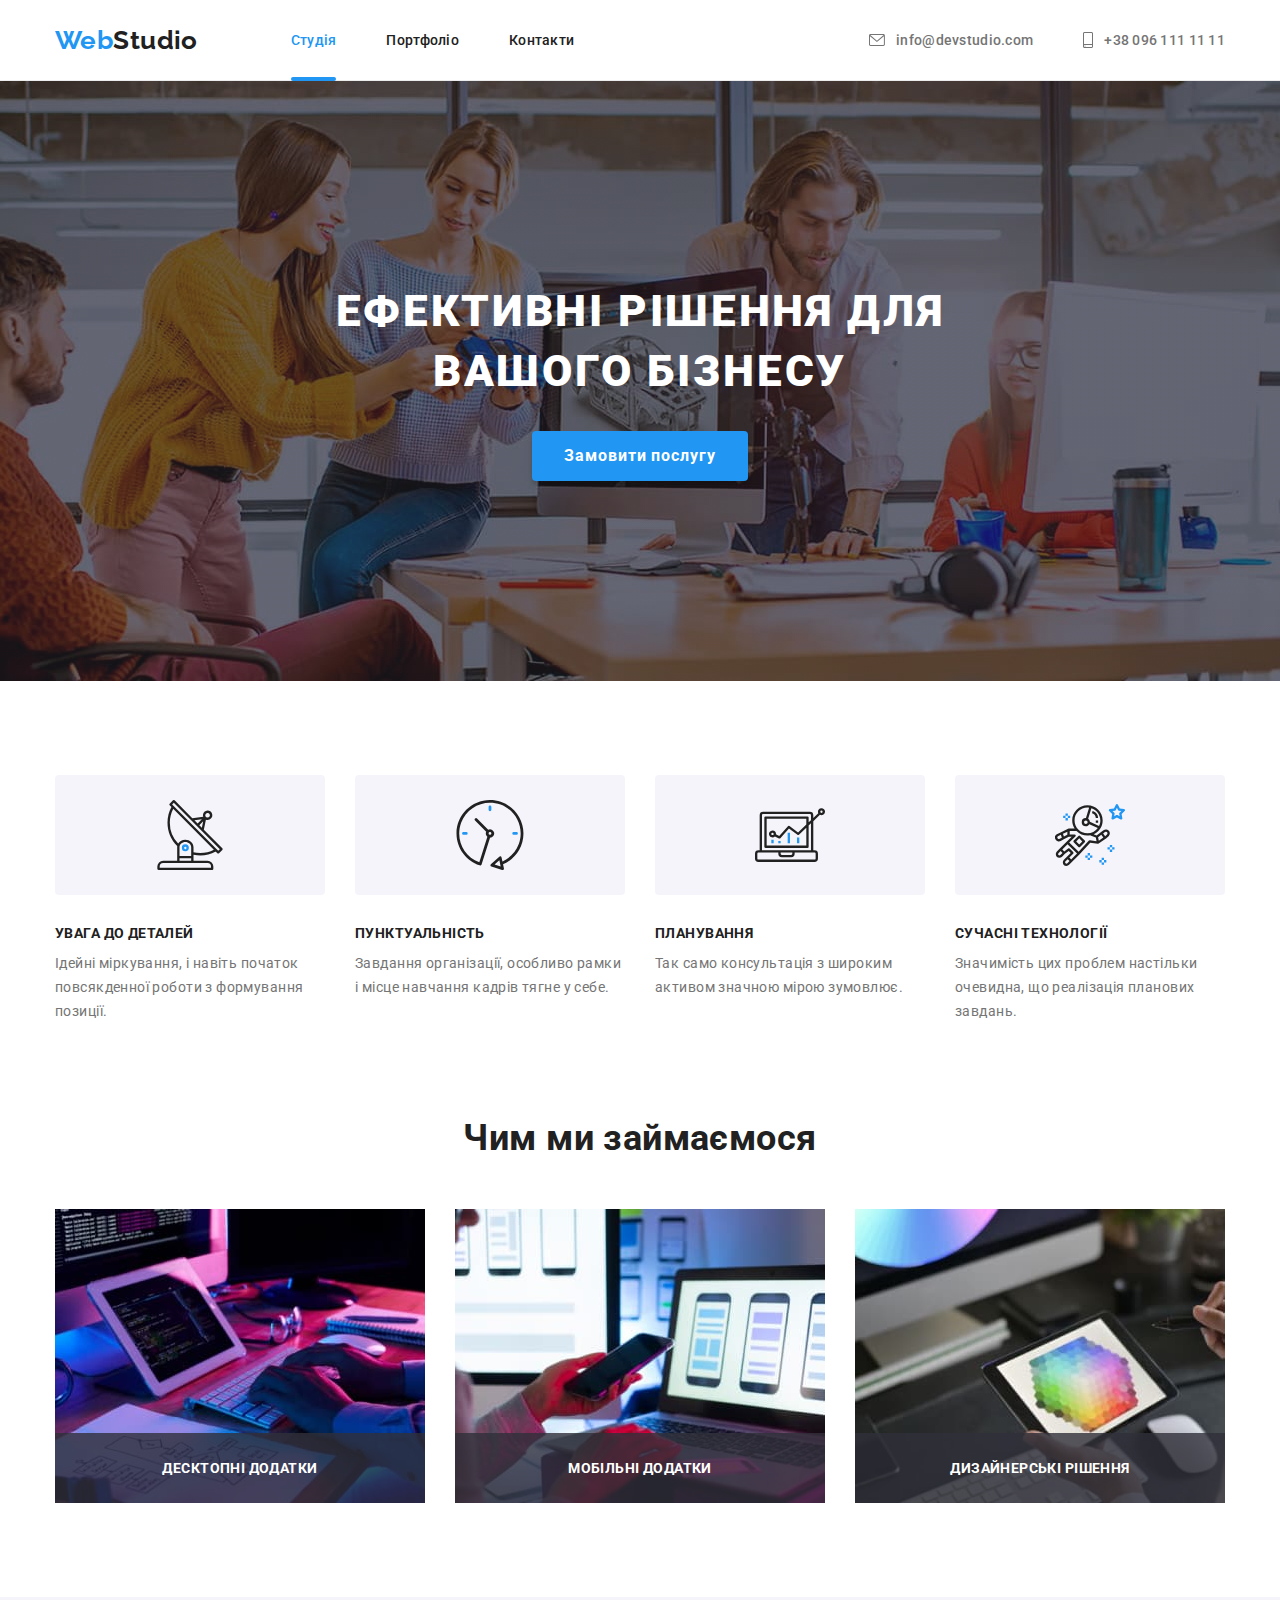
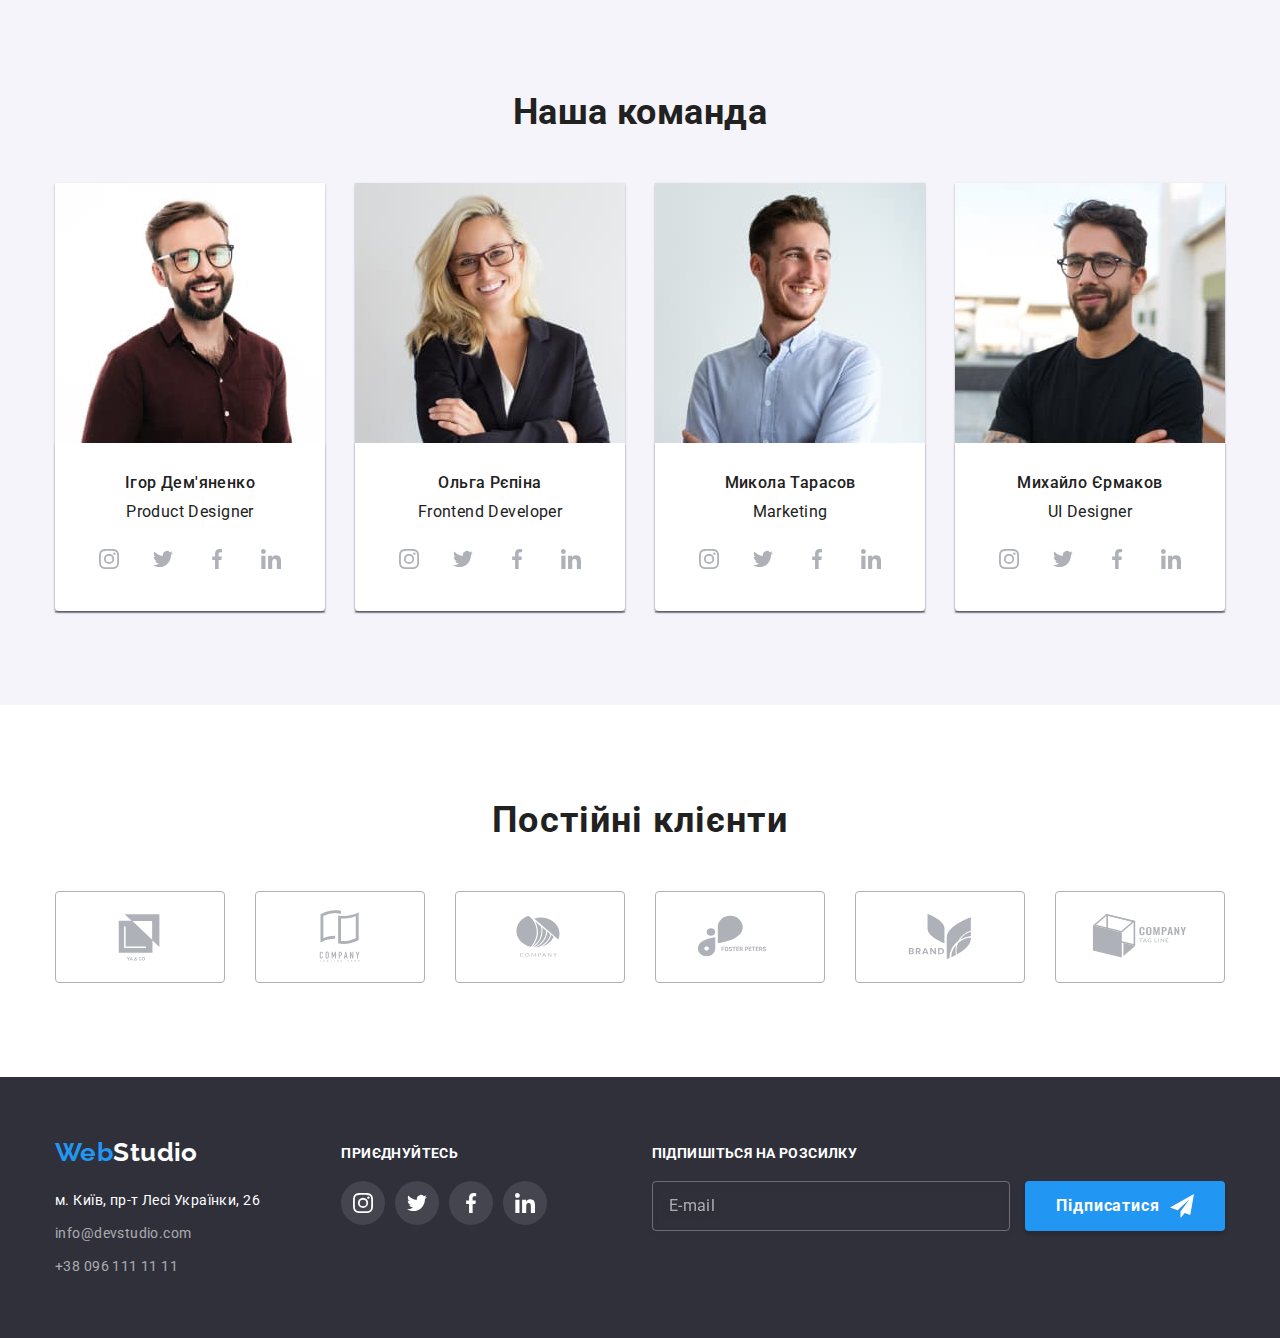
<file: index.html>
<!DOCTYPE html>
<html lang="uk">
  <head>
    <meta charset="UTF-8" />
    <meta http-equiv="X-UA-Compatible" content="IE=edge" />
    <meta name="viewport" content="width=device-width, initial-scale=1.0" />
    <title>Студія</title>
    <link rel="preconnect" href="https://fonts.googleapis.com" />
    <link rel="preconnect" href="https://fonts.gstatic.com" crossorigin />
    <link
      href="https://fonts.googleapis.com/css2?family=Raleway:wght@700&family=Roboto:wght@400;500;700;900&display=swap"
      rel="stylesheet"
    />
    <link
      rel="stylesheet"
      href="https://cdnjs.cloudflare.com/ajax/libs/modern-normalize/1.1.0/modern-normalize.css"
    />
    <link rel="stylesheet" href="./css/styles.css" />
  </head>
  <body>
    <!-- Шапка сайту -->
    <header class="site-header">
      <div class="container">
        <nav class="site-nav">
          <a class="site-nav-logo" href="./index.html"
            ><span class="logo-first">Web</span
            ><span class="logo-second">Studio</span></a
          >
          <ul class="site-nav-list list">
            <li class="item">
              <a class="site-nav-link curent" href="./index.html">Студія</a>
            </li>
            <li class="item">
              <a class="site-nav-link" href="./portfolio.html">Портфоліо</a>
            </li>
            <li class="item"><a class="site-nav-link" href="">Контакти</a></li>
          </ul>
          <ul class="contact list">
            <li class="item">
              <a class="contact-link" href="mailto:info@devstudio.com"
                ><svg class="contact-icon" width="16" height="12">
                  <use href="./images/icons.svg#icon-envelope"></use>
                </svg>
                <span>info@devstudio.com</span></a
              >
            </li>
            <li class="item">
              <a class="contact-link" href="tel:+380961111111"
                ><svg class="contact-icon" width="10" height="16">
                  <use href="./images/icons.svg#icon-smartphone"></use></svg
                ><span>+38 096 111 11 11</span></a
              >
            </li>
          </ul>
        </nav>
      </div>
    </header>
    <!-- Основний контент -->
    <main>
      <!-- Секція герой -->
      <section class="section-hero">
        <div class="container">
          <h1 class="hero-text">Ефективні рішення для вашого бізнесу</h1>
          <button class="hero-button button" type="button" data-modal-open>
            Замовити послугу
          </button>
        </div>
      </section>
      <!-- Секція наші переваги -->
      <section class="section-benefits">
        <div class="container">
          <h2 class="benefits-title visually-hidden">Наші переваги</h2>
          <ul class="benefits-list list">
            <li>
              <div class="benefits-logo">
                <svg class="benefits-icon" width="70" height="70">
                  <use href="./images/icons.svg#icon-antenna"></use>
                </svg>
              </div>
              <h3 class="benefits-title">Увага до деталей</h3>
              <p class="benefits-text">
                Ідейні міркування, і навіть початок повсякденної роботи з
                формування позиції.
              </p>
            </li>
            <li>
              <div class="benefits-logo">
                <svg class="benefits-icon" width="70" height="70">
                  <use href="./images/icons.svg#icon-clock"></use>
                </svg>
              </div>
              <h3 class="benefits-title">Пунктуальність</h3>
              <p class="benefits-text">
                Завдання організації, особливо рамки і місце навчання кадрів
                тягне у себе.
              </p>
            </li>
            <li>
              <div class="benefits-logo">
                <svg class="benefits-icon" width="70" height="70">
                  <use href="./images/icons.svg#icon-diagram"></use>
                </svg>
              </div>
              <h3 class="benefits-title">Планування</h3>
              <p class="benefits-text">
                Так само консультація з широким активом значною мірою зумовлює.
              </p>
            </li>
            <li>
              <div class="benefits-logo">
                <svg class="benefits-icon" width="70" height="70">
                  <use href="./images/icons.svg#icon-astronaut"></use>
                </svg>
              </div>
              <h3 class="benefits-title">Сучасні технології</h3>
              <p class="benefits-text">
                Значимість цих проблем настільки очевидна, що реалізація
                планових завдань.
              </p>
            </li>
          </ul>
        </div>
      </section>
      <!-- Секція чим ми займаємося -->
      <section class="about-work">
        <div class="container">
          <h2 class="about-work-title">Чим ми займаємося</h2>
          <div class="about-work-galery">
            <div class="about-work-tile">
              <img
                class="image"
                src="./images/img1.jpg"
                alt="робота за компютером"
                width="370"
              />
              <div class="about-work-tile-text">
                <span class="about-work-text">Десктопні додатки</span>
              </div>
            </div>
            <div class="about-work-tile">
              <img
                class="image"
                src="./images/img2.jpg"
                alt="робота за телефоном"
                width="370"
              />
              <div class="about-work-tile-text">
                <span class="about-work-text">Мобільні додатки</span>
              </div>
            </div>
            <div class="about-work-tile">
              <img
                class="image"
                src="./images/img3.jpg"
                alt="робота за планшетом"
                width="370"
              />
              <div class="about-work-tile-text">
                <span class="about-work-text">Дизайнерські рішення</span>
              </div>
            </div>
          </div>
        </div>
      </section>
      <!-- Секція наша команда -->
      <section class="our-team">
        <div class="container">
          <h2 class="team-title">Наша команда</h2>
          <ul class="team-list list">
            <li class="item">
              <img
                src="./images/ihor_demianenko.jpg"
                alt="хлопець в окулярах"
                width="270"
              />
              <div class="item-element">
                <h3 class="team-subtitle">Ігор Дем'яненко</h3>
                <p class="team-text">Product Designer</p>
                <div class="team-social-links">
                  <div class="team-social-links-logo">
                    <a class="social-link" href="#"
                      ><svg class="social-icon" width="20" height="20">
                        <use
                          href="./images/icons.svg#icon-instagram"
                        ></use></svg
                    ></a>
                  </div>
                  <div class="team-social-links-logo">
                    <a class="social-link" href="#"
                      ><svg class="social-icon" width="20" height="20">
                        <use href="./images/icons.svg#icon-twitter"></use></svg
                    ></a>
                  </div>
                  <div class="team-social-links-logo">
                    <a class="social-link" href="#"
                      ><svg class="social-icon" width="20" height="20">
                        <use href="./images/icons.svg#icon-facebook"></use></svg
                    ></a>
                  </div>
                  <div class="team-social-links-logo">
                    <a class="social-link" href="#"
                      ><svg class="social-icon" width="20" height="20">
                        <use href="./images/icons.svg#icon-linkedin"></use></svg
                    ></a>
                  </div>
                </div>
              </div>
            </li>
            <li class="item">
              <img
                src="./images/olga_repina.jpg"
                alt="дівчина в окулярах"
                width="270"
              />
              <div class="item-element">
                <h3 class="team-subtitle">Ольга Рєпіна</h3>
                <p class="team-text">Frontend Developer</p>
                <div class="team-social-links">
                  <div class="team-social-links-logo">
                    <a class="social-link" href="#"
                      ><svg class="social-icon" width="20" height="20">
                        <use
                          href="./images/icons.svg#icon-instagram"
                        ></use></svg
                    ></a>
                  </div>
                  <div class="team-social-links-logo">
                    <a class="social-link" href="#"
                      ><svg class="social-icon" width="20" height="20">
                        <use href="./images/icons.svg#icon-twitter"></use></svg
                    ></a>
                  </div>
                  <div class="team-social-links-logo">
                    <a class="social-link" href="#"
                      ><svg class="social-icon" width="20" height="20">
                        <use href="./images/icons.svg#icon-facebook"></use></svg
                    ></a>
                  </div>
                  <div class="team-social-links-logo">
                    <a class="social-link" href="#"
                      ><svg class="social-icon" width="20" height="20">
                        <use href="./images/icons.svg#icon-linkedin"></use></svg
                    ></a>
                  </div>
                </div>
              </div>
            </li>
            <li class="item">
              <img
                src="./images/mykola_tarasov.jpg"
                alt="хлопець в білій сорочці"
                width="270"
              />
              <div class="item-element">
                <h3 class="team-subtitle">Микола Тарасов</h3>
                <p class="team-text">Marketing</p>
                <div class="team-social-links">
                  <div class="team-social-links-logo">
                    <a class="social-link" href="#"
                      ><svg class="social-icon" width="20" height="20">
                        <use
                          href="./images/icons.svg#icon-instagram"
                        ></use></svg
                    ></a>
                  </div>
                  <div class="team-social-links-logo">
                    <a class="social-link" href="#"
                      ><svg class="social-icon" width="20" height="20">
                        <use href="./images/icons.svg#icon-twitter"></use></svg
                    ></a>
                  </div>
                  <div class="team-social-links-logo">
                    <a class="social-link" href="#"
                      ><svg class="social-icon" width="20" height="20">
                        <use href="./images/icons.svg#icon-facebook"></use></svg
                    ></a>
                  </div>
                  <div class="team-social-links-logo">
                    <a class="social-link" href="#"
                      ><svg class="social-icon" width="20" height="20">
                        <use href="./images/icons.svg#icon-linkedin"></use></svg
                    ></a>
                  </div>
                </div>
              </div>
            </li>
            <li class="item">
              <img
                src="./images/mykhailo_ermakov.jpg"
                alt="хлопець в чорній футболці"
                width="270"
              />
              <div class="item-element">
                <h3 class="team-subtitle">Михайло Єрмаков</h3>
                <p class="team-text">UI Designer</p>
                <div class="team-social-links">
                  <div class="team-social-links-logo">
                    <a class="social-link" href="#"
                      ><svg class="social-icon" width="20" height="20">
                        <use
                          href="./images/icons.svg#icon-instagram"
                        ></use></svg
                    ></a>
                  </div>
                  <div class="team-social-links-logo">
                    <a class="social-link" href="#"
                      ><svg class="social-icon" width="20" height="20">
                        <use href="./images/icons.svg#icon-twitter"></use></svg
                    ></a>
                  </div>
                  <div class="team-social-links-logo">
                    <a class="social-link" href="#"
                      ><svg class="social-icon" width="20" height="20">
                        <use href="./images/icons.svg#icon-facebook"></use></svg
                    ></a>
                  </div>
                  <div class="team-social-links-logo">
                    <a class="social-link" href="#"
                      ><svg class="social-icon" width="20" height="20">
                        <use href="./images/icons.svg#icon-linkedin"></use></svg
                    ></a>
                  </div>
                </div>
              </div>
            </li>
          </ul>
        </div>
      </section>
      <!-- Секція клієнти -->
      <section class="section-clients">
        <div class="container">
          <h2 class="clients-title">Постійні клієнти</h2>
          <ul class="clients-list list">
            <li class="client-item">
              <a class="clients-logo" href="#">
                <svg class="clients-icon" width="106" height="60">
                  <use href="./images/icons.svg#icon-company-1"></use>
                </svg>
              </a>
            </li>
            <li class="client-item">
              <a class="clients-logo" href="#">
                <svg class="clients-icon" width="106" height="60">
                  <use href="./images/icons.svg#icon-company-2"></use>
                </svg>
              </a>
            </li>
            <li class="client-item">
              <a class="clients-logo" href="#">
                <svg class="clients-icon" width="106" height="60">
                  <use href="./images/icons.svg#icon-company-3"></use>
                </svg>
              </a>
            </li>
            <li class="client-item">
              <a class="clients-logo" href="#">
                <svg class="clients-icon" width="106" height="60">
                  <use href="./images/icons.svg#icon-company-4"></use>
                </svg>
              </a>
            </li>
            <li class="client-item">
              <a class="clients-logo" href="#">
                <svg class="clients-icon" width="106" height="60">
                  <use href="./images/icons.svg#icon-company-5"></use>
                </svg>
              </a>
            </li>
            <li class="client-item">
              <a class="clients-logo" href="#">
                <svg class="clients-icon" width="106" height="60">
                  <use href="./images/icons.svg#icon-company-6"></use>
                </svg>
              </a>
            </li>
          </ul>
        </div>
      </section>
    </main>
    <!-- Підвал сайту -->
    <footer class="site-footer">
      <div class="container">
        <div class="footer">
          <div class="footer-information">
            <a class="site-nav-logo logo-footer" href="./index.html"
              ><span class="logo-first">Web</span
              ><span class="logo-second-footer">Studio</span></a
            >
            <address>
              <ul class="adres-list list">
                <li>
                  <a
                    class="addres"
                    href="https://goo.gl/maps/3w15q6gvffN8V6KR9"
                    target="_blank"
                    rel="noopener noreferrer nofollow"
                    >м. Київ, пр-т Лесі Українки, 26</a
                  >
                </li>
                <li>
                  <a
                    class="contact-link-footer"
                    href="mailto:info@devstudio.com"
                    >info@devstudio.com</a
                  >
                </li>
                <li>
                  <a class="contact-link-footer" href="tel:+380961111111"
                    >+38 096 111 11 11</a
                  >
                </li>
              </ul>
            </address>
          </div>
          <div class="our-social-networks">
            <h2 class="social-network-title">приєднуйтесь</h2>
            <div class="our-social-links">
              <a class="social-link-footer" href="#"
                ><svg class="social-icon" width="20" height="20">
                  <use href="./images/icons.svg#icon-instagram"></use></svg
              ></a>
              <a class="social-link-footer" href="#"
                ><svg class="social-icon" width="20" height="20">
                  <use href="./images/icons.svg#icon-twitter"></use></svg
              ></a>
              <a class="social-link-footer" href="#"
                ><svg class="social-icon" width="20" height="20">
                  <use href="./images/icons.svg#icon-facebook"></use></svg
              ></a>
              <a class="social-link-footer" href="#"
                ><svg class="social-icon" width="20" height="20">
                  <use href="./images/icons.svg#icon-linkedin"></use></svg
              ></a>
            </div>
          </div>
          <div class="sing-up">
            <h2 class="sing-up-title">Підпишіться на розсилку</h2>
            <form>
              <label for="email">
                <input
                  type="email"
                  name="email"
                  id="email"
                  class="input-email"
                  placeholder="E-mail"
                  required
                />
              </label>
              <button type="submit" class="sing-up-button">
                Підписатися<svg class="sing-up-icon" width="24" height="24">
                  <use href="./images/icons.svg#icon-send"></use>
                </svg>
              </button>
            </form>
          </div>
        </div>
      </div>
    </footer>
    <!-- Модальне вікно -->
    <div class="modal-backdrop is-hidden" data-modal>
      <div class="modal">
        <div class="close-sign" data-modal-close>
          <svg class="modal-close" width="11" height="11">
            <use href="./images/icons.svg#icon-close"></use>
          </svg>
        </div>
        <div class="modal-content">
          <h2 class="form-title">Залиште свої дані, ми вам передзвонимо</h2>
          <form class="modal-form">
            <label for="name" class="form-field">Ім'я</label>
            <div class="wrapper-input">
              <input
                type="text"
                name="name"
                id="name"
                class="form-input"
                required
              />
              <svg class="modal-icon" width="12" height="12">
                <use href="./images/icons.svg#icon-name"></use>
              </svg>
            </div>
            <label for="tel" class="form-field">Телефон</label>
            <div class="wrapper-input">
              <input
                type="tel"
                name="tel"
                id="tel"
                class="form-input"
                required
              />
              <svg class="modal-icon" width="13" height="13">
                <use href="./images/icons.svg#icon-tel"></use>
              </svg>
            </div>
            <label for="email-modal" class="form-field">Пошта</label>
            <div class="wrapper-input">
              <input
                type="email"
                name="email"
                id="email-modal"
                class="form-input"
                required
              />
              <svg class="modal-icon" width="15" height="12">
                <use href="./images/icons.svg#icon-mail"></use>
              </svg>
            </div>
            <label for="comment" class="form-field">Коментар</label>
            <textarea
              name="comment"
              id="comment"
              placeholder="Введіть текст"
              class="form-input-comment"
            ></textarea>
            <div class="checkbox">
              <input
                type="checkbox"
                name="checkbox"
                id="checkbox"
                class="form-input-checkbox"
                required
              />
              <label for="checkbox" class="form-field-checkbox"
                ><span class="icon-wrapper"
                  ><svg class="checkbox-icon-agree" width="13" height="9">
                    <use href="./images/icons.svg#icon-check"></use></svg></span
                >Погоджуюся з розсилкою та приймаю&nbsp;
                <a href="#">Умови договору</a>
              </label>
            </div>
            <div class="modal-field-button">
              <button type="submit" class="modal-button">Відправити</button>
            </div>
          </form>
        </div>
      </div>
    </div>
    <!-- Скрипти -->
    <script src="./js/modal.js"></script>
  </body>
</html>
</file>
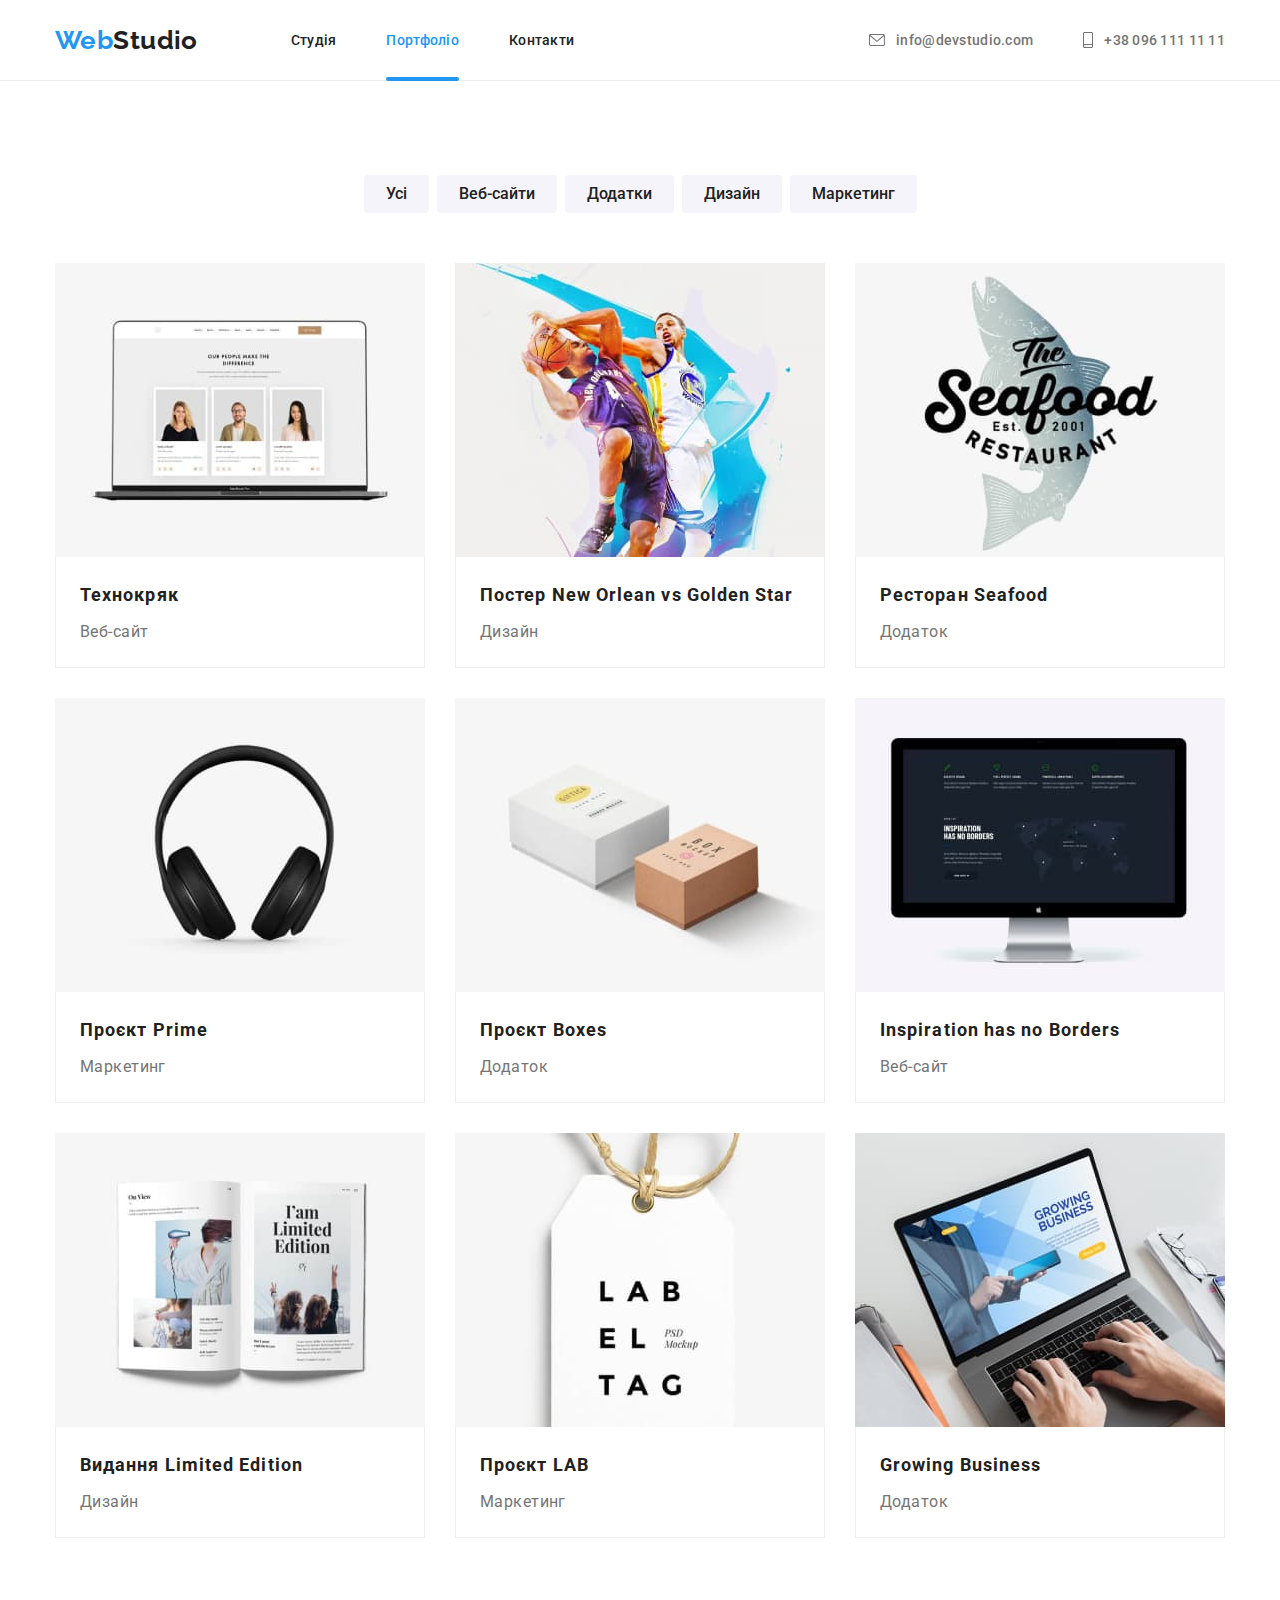
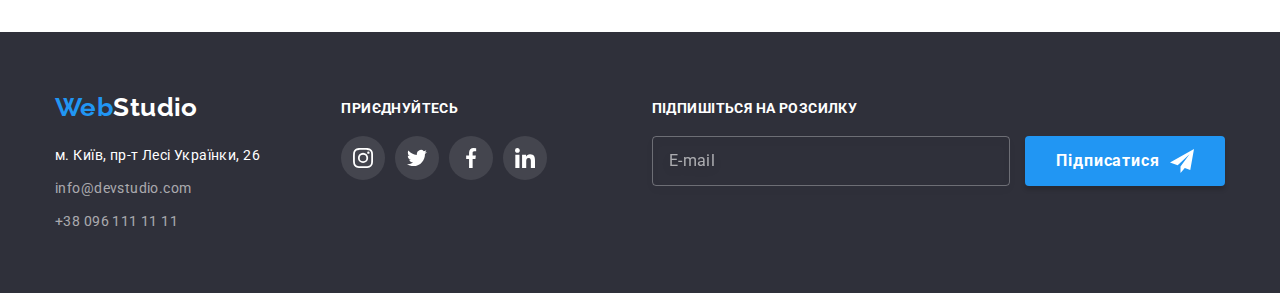
<file: portfolio.html>
<!DOCTYPE html>
<html lang="uk">
  <head>
    <meta charset="UTF-8" />
    <meta http-equiv="X-UA-Compatible" content="IE=edge" />
    <meta name="viewport" content="width=device-width, initial-scale=1.0" />
    <title>Портфоліо</title>
    <link rel="preconnect" href="https://fonts.googleapis.com" />
    <link rel="preconnect" href="https://fonts.gstatic.com" crossorigin />
    <link
      href="https://fonts.googleapis.com/css2?family=Raleway:wght@700&family=Roboto:wght@400;500;700;900&display=swap"
      rel="stylesheet"
    />
    <link
      rel="stylesheet"
      href="https://cdnjs.cloudflare.com/ajax/libs/modern-normalize/1.1.0/modern-normalize.css"
    />
    <link rel="stylesheet" href="./css/styles.css" />
  </head>
  <body>
    <!-- Шапка сайту -->
    <header class="site-header">
      <div class="container">
        <nav class="site-nav">
          <a class="site-nav-logo" href="./index.html"
            ><span class="logo-first">Web</span
            ><span class="logo-second">Studio</span></a
          >
          <ul class="site-nav-list list">
            <li class="item">
              <a class="site-nav-link" href="./index.html">Студія</a>
            </li>
            <li class="item">
              <a class="site-nav-link curent" href="./portfolio.html"
                >Портфоліо</a
              >
            </li>
            <li class="item"><a class="site-nav-link" href="">Контакти</a></li>
          </ul>
          <ul class="contact list">
            <li class="item">
              <a class="contact-link" href="mailto:info@devstudio.com"
                ><svg class="contact-icon" width="16" height="12">
                  <use href="./images/icons.svg#icon-envelope"></use>
                </svg>
                <span>info@devstudio.com</span></a
              >
            </li>
            <li class="item">
              <a class="contact-link" href="tel:+380961111111"
                ><svg class="contact-icon" width="10" height="16">
                  <use href="./images/icons.svg#icon-smartphone"></use></svg
                ><span>+38 096 111 11 11</span></a
              >
            </li>
          </ul>
        </nav>
      </div>
    </header>
    <!-- Основний контент -->
    <main>
      <!-- Секція наші продукти -->
      <section class="products">
        <div class="container">
          <h1 class="products-title visually-hidden">Наші продукти</h1>
          <ul class="filter-list list">
            <li>
              <button class="filter-button button" type="button">Усі</button>
            </li>
            <li>
              <button class="filter-button button" type="button">
                Веб-сайти
              </button>
            </li>
            <li>
              <button class="filter-button button" type="button">
                Додатки
              </button>
            </li>
            <li>
              <button class="filter-button button" type="button">Дизайн</button>
            </li>
            <li>
              <button class="filter-button button" type="button">
                Маркетинг
              </button>
            </li>
          </ul>
          <ul class="portfolio-list list">
            <li class="item">
              <a class="portfolio-content link" href="#">
                <div class="thumb-content">
                  <img
                    class="image"
                    src="./images/portfolio1.jpg"
                    alt="ноутбук з відкритим сайтом"
                    width="370"
                  />
                  <span class="portfolio-content-text"
                    >Ресурс пропонує комплексні пропозиції з різним рівнем
                    функціоналу та сервісів. Все це дозволить відвідувачу
                    отримати вичерпні відомості про компанію чи приватну
                    особу.</span
                  >
                </div>
                <div class="portfolio-item">
                  <h2 class="portfolio-title">Технокряк</h2>
                  <p class="portfolio-subtitle">Веб-сайт</p>
                </div>
              </a>
            </li>
            <li class="item">
              <a class="portfolio-content link" href="#">
                <div class="thumb-content">
                  <img
                    class="image"
                    src="./images/portfolio2.jpg"
                    alt="баскетболісти з м'ячем"
                    width="370"
                  />
                  <span class="portfolio-content-text"
                    >Ресурс пропонує комплексні пропозиції з різним рівнем
                    функціоналу та сервісів. Все це дозволить відвідувачу
                    отримати вичерпні відомості про компанію чи приватну
                    особу.</span
                  >
                </div>
                <div class="portfolio-item">
                  <h2 class="portfolio-title">
                    Постер New Orlean vs Golden Star
                  </h2>
                  <p class="portfolio-subtitle">Дизайн</p>
                </div>
              </a>
            </li>
            <li class="item">
              <a class="portfolio-content link" href="#">
                <div class="thumb-content">
                  <img
                    class="image"
                    src="./images/portfolio3.jpg"
                    alt="риба з текстом"
                    width="370"
                  />
                  <span class="portfolio-content-text"
                    >Ресурс пропонує комплексні пропозиції з різним рівнем
                    функціоналу та сервісів. Все це дозволить відвідувачу
                    отримати вичерпні відомості про компанію чи приватну
                    особу.</span
                  >
                </div>
                <div class="portfolio-item">
                  <h2 class="portfolio-title">Ресторан Seafood</h2>
                  <p class="portfolio-subtitle">Додаток</p>
                </div>
              </a>
            </li>
            <li class="item">
              <a class="portfolio-content link" href="#">
                <div class="thumb-content">
                  <img
                    class="image"
                    src="./images/portfolio4.jpg"
                    alt="чорні навушники"
                    width="370"
                  />
                  <span class="portfolio-content-text"
                    >Ресурс пропонує комплексні пропозиції з різним рівнем
                    функціоналу та сервісів. Все це дозволить відвідувачу
                    отримати вичерпні відомості про компанію чи приватну
                    особу.</span
                  >
                </div>
                <div class="portfolio-item">
                  <h2 class="portfolio-title">Проєкт Prime</h2>
                  <p class="portfolio-subtitle">Маркетинг</p>
                </div>
              </a>
            </li>
            <li class="item">
              <a class="portfolio-content link" href="#">
                <div class="thumb-content">
                  <img
                    class="image"
                    src="./images/portfolio5.jpg"
                    alt="дві коробочки"
                    width="370"
                  />
                  <span class="portfolio-content-text"
                    >Ресурс пропонує комплексні пропозиції з різним рівнем
                    функціоналу та сервісів. Все це дозволить відвідувачу
                    отримати вичерпні відомості про компанію чи приватну
                    особу.</span
                  >
                </div>
                <div class="portfolio-item">
                  <h2 class="portfolio-title">Проєкт Boxes</h2>
                  <p class="portfolio-subtitle">Додаток</p>
                </div>
              </a>
            </li>
            <li class="item">
              <a class="portfolio-content link" href="#">
                <div class="thumb-content">
                  <img
                    class="image"
                    src="./images/portfolio6.jpg"
                    alt="монітор з картою світу"
                    width="370"
                  />
                  <span class="portfolio-content-text"
                    >Ресурс пропонує комплексні пропозиції з різним рівнем
                    функціоналу та сервісів. Все це дозволить відвідувачу
                    отримати вичерпні відомості про компанію чи приватну
                    особу.</span
                  >
                </div>
                <div class="portfolio-item">
                  <h2 class="portfolio-title">Inspiration has no Borders</h2>
                  <p class="portfolio-subtitle">Веб-сайт</p>
                </div>
              </a>
            </li>
            <li class="item">
              <a class="portfolio-content link" href="#">
                <div class="thumb-content">
                  <img
                    class="image"
                    src="./images/portfolio7.jpg"
                    alt="відкритий журнал"
                    width="370"
                  />
                  <span class="portfolio-content-text"
                    >Ресурс пропонує комплексні пропозиції з різним рівнем
                    функціоналу та сервісів. Все це дозволить відвідувачу
                    отримати вичерпні відомості про компанію чи приватну
                    особу.</span
                  >
                </div>
                <div class="portfolio-item">
                  <h2 class="portfolio-title">Видання Limited Edition</h2>
                  <p class="portfolio-subtitle">Дизайн</p>
                </div>
              </a>
            </li>
            <li class="item">
              <a class="portfolio-content link" href="#">
                <div class="thumb-content">
                  <img
                    class="image"
                    src="./images/portfolio8.jpg"
                    alt="етикетка на нитці"
                    width="370"
                  />
                  <span class="portfolio-content-text"
                    >Ресурс пропонує комплексні пропозиції з різним рівнем
                    функціоналу та сервісів. Все це дозволить відвідувачу
                    отримати вичерпні відомості про компанію чи приватну
                    особу.</span
                  >
                </div>
                <div class="portfolio-item">
                  <h2 class="portfolio-title">Проєкт LAB</h2>
                  <p class="portfolio-subtitle">Маркетинг</p>
                </div>
              </a>
            </li>
            <li class="item">
              <a class="portfolio-content link" href="#">
                <div class="thumb-content">
                  <img
                    class="image"
                    src="./images/portfolio9.jpg"
                    alt="руки на клавіатурі ноутбуку"
                    width="370"
                  />
                  <span class="portfolio-content-text"
                    >Ресурс пропонує комплексні пропозиції з різним рівнем
                    функціоналу та сервісів. Все це дозволить відвідувачу
                    отримати вичерпні відомості про компанію чи приватну
                    особу.</span
                  >
                </div>
                <div class="portfolio-item">
                  <h2 class="portfolio-title">Growing Business</h2>
                  <p class="portfolio-subtitle">Додаток</p>
                </div>
              </a>
            </li>
          </ul>
        </div>
      </section>
    </main>
    <!-- Підвал сайту -->
    <footer class="site-footer">
      <div class="container">
        <div class="footer">
          <div class="footer-information">
            <a class="site-nav-logo logo-footer" href="./index.html"
              ><span class="logo-first">Web</span
              ><span class="logo-second-footer">Studio</span></a
            >
            <address>
              <ul class="adres-list list">
                <li>
                  <a
                    class="addres"
                    href="https://goo.gl/maps/3w15q6gvffN8V6KR9"
                    target="_blank"
                    rel="noopener noreferrer nofollow"
                    >м. Київ, пр-т Лесі Українки, 26</a
                  >
                </li>
                <li>
                  <a
                    class="contact-link-footer"
                    href="mailto:info@devstudio.com"
                    >info@devstudio.com</a
                  >
                </li>
                <li>
                  <a class="contact-link-footer" href="tel:+380961111111"
                    >+38 096 111 11 11</a
                  >
                </li>
              </ul>
            </address>
          </div>
          <div class="our-social-networks">
            <h2 class="social-network-title">приєднуйтесь</h2>
            <div class="our-social-links">
              <a class="social-link-footer" href="#"
                ><svg class="social-icon" width="20" height="20">
                  <use href="./images/icons.svg#icon-instagram"></use></svg
              ></a>
              <a class="social-link-footer" href="#"
                ><svg class="social-icon" width="20" height="20">
                  <use href="./images/icons.svg#icon-twitter"></use></svg
              ></a>
              <a class="social-link-footer" href="#"
                ><svg class="social-icon" width="20" height="20">
                  <use href="./images/icons.svg#icon-facebook"></use></svg
              ></a>
              <a class="social-link-footer" href="#"
                ><svg class="social-icon" width="20" height="20">
                  <use href="./images/icons.svg#icon-linkedin"></use></svg
              ></a>
            </div>
          </div>
          <div class="sing-up">
            <h2 class="sing-up-title">Підпишіться на розсилку</h2>
            <form>
              <label for="email">
                <input
                  type="email"
                  name="email"
                  id="email"
                  class="input-email"
                  placeholder="E-mail"
                  required
                />
              </label>
              <button type="submit" class="sing-up-button">
                Підписатися<svg class="sing-up-icon" width="24" height="24">
                  <use href="./images/icons.svg#icon-send"></use>
                </svg>
              </button>
            </form>
          </div>
        </div>
      </div>
    </footer>
  </body>
</html>
</file>
<file: css/styles.css>
:root {
  --primary-text-color: #212121;
  --secondary-text-color: #757575;
  --accent-color: #2196f3;
  --white-text: #ffffff;
  --secondary-bacground-color: #f5f4fa;
  --third-bacground-color: #afb1b8;
}

body {
  color: var(--primary-text-color);
  font-family: "Roboto", sans-serif;
  background-color: var(--white-text);
  font-size: 14px;
  letter-spacing: 0.03em;
}
.list {
  list-style-type: none;
  padding-left: 0;
  margin: 0;
}
.link {
  text-decoration: none;
}
.container {
  width: 1200px;
  margin: 0 auto;
  padding: 0 15px;
}
.site-nav-logo {
  font-family: "Raleway", sans-serif;
  text-decoration: none;
  font-style: normal;
  font-weight: 700;
  font-size: 26px;
  line-height: calc(31 / 26);
}
.logo-first {
  color: var(--accent-color);
}
.logo-second {
  color: var(--primary-text-color);
}
.site-header {
  border-bottom-width: 1px;
  border-bottom-style: solid;
  border-bottom-color: #ececec;
}
.site-nav {
  display: flex;
  align-items: center;
}
.site-nav-list {
  display: flex;
  margin-left: 93px;
}
.site-nav-list .item {
  margin-right: 50px;
}
.site-nav-list > .item:last-child {
  margin-right: 0;
}
.site-nav-link {
  display: block;
  padding-top: 32px;
  padding-bottom: 32px;

  text-decoration: none;
  color: var(--primary-text-color);
  font-weight: 500;
  line-height: calc(16 / 14);
  letter-spacing: 0.02em;
  transition: color 250ms cubic-bezier(0.4, 0, 0.2, 1);
}
.site-nav-link:hover,
.site-nav-link:focus {
  color: var(--accent-color);
}
.contact {
  display: flex;
  margin-left: auto;
}
.contact .item + .item {
  margin-left: 50px;
}
.contact-icon {
  margin-right: 11px;
}
.contact-link {
  display: flex;
  padding-top: 32px;
  padding-bottom: 32px;
  align-items: center;

  text-decoration: none;
  color: var(--secondary-text-color);
  font-weight: 500;
  line-height: calc(16 / 14);
  letter-spacing: 0.02em;
  fill: var(--secondary-text-color);
  transition: color 250ms cubic-bezier(0.4, 0, 0.2, 1);
}
.contact-link:hover,
.contact-link:focus {
  color: var(--accent-color);
  fill: var(--accent-color);
}
.curent {
  color: var(--accent-color);
  position: relative;
}
.curent::after {
  content: "";
  position: absolute;
  width: 100%;
  height: 4px;
  background-color: var(--accent-color);
  border-radius: 4px;
  bottom: -1px;
  right: 0;
}
.section-hero {
  padding: 200px 0px;

  background-image: linear-gradient(
      rgba(47, 48, 58, 0.4),
      rgba(47, 48, 58, 0.4)
    ),
    url("../images/bg-image.jpg");
  background-repeat: no-repeat;
  background-position: 50% 50%;
  background-color: #c4c4c4;
}
.hero-text {
  margin: 0;
  margin-bottom: 30px;
  width: 696px;
  margin-left: auto;
  margin-right: auto;

  font-weight: 900;
  font-size: 44px;
  line-height: calc(60 / 44);
  text-align: center;
  letter-spacing: 0.06em;
  text-transform: uppercase;
  color: var(--white-text);
}
.hero-button {
  display: block;
  margin-left: auto;
  margin-right: auto;
  padding: 10px 32px;

  font-weight: 700;
  font-size: 16px;
  line-height: calc(30 / 16);
  align-items: center;
  text-align: center;
  letter-spacing: 0.06em;
  box-shadow: 0px 4px 4px rgba(0, 0, 0, 0.15);
  border-radius: 4px;
  color: var(--white-text);
  background-color: var(--accent-color);
  border: none;
  cursor: pointer;
  font-family: inherit;

  transition: background-color 250ms cubic-bezier(0.4, 0, 0.2, 1);
}
.hero-button:hover,
.hero-button:focus {
  background-color: #188ce8;
}
.section-benefits {
  padding: 94px 0;
}
.visually-hidden {
  position: absolute;
  white-space: nowrap;
  width: 1px;
  height: 1px;
  overflow: hidden;
  border: 0;
  padding: 0;
  clip: rect(0 0 0 0);
  clip-path: inset(50%);
  margin: -1px;
}
.benefits-list {
  display: flex;
  flex-basis: calc(100% / 4);
}
.benefits-list li {
  margin-right: 30px;
}
.benefits-list li:last-child {
  margin-right: 0px;
}
.benefits-logo {
  display: flex;
  margin-bottom: 30px;
  width: 270px;
  height: 120px;
  justify-content: center;
  align-items: center;

  background-color: var(--secondary-bacground-color);
  border-radius: 4px;
}
.benefits-title {
  margin: 0;
  margin-bottom: 10px;

  font-size: 14px;
  font-weight: 700;
  line-height: calc(16 / 14);
  text-transform: uppercase;
  color: var(--primary-text-color);
}
.benefits-text {
  margin: 0;

  font-size: 14px;
  line-height: calc(24 / 14);
  letter-spacing: 0.03em;
  color: var(--secondary-text-color);
}
.about-work {
  margin-bottom: 94px;
}
.about-work-title {
  margin: 0;
  margin-bottom: 50px;

  font-weight: 700;
  font-size: 36px;
  line-height: calc(42 / 36);
  text-align: center;
  color: var(--primary-text-color);
}
.about-work-galery {
  display: flex;
  justify-content: space-between;
}
.about-work-tile .image {
  display: block;
}
.about-work-text {
  font-weight: 700;
  font-size: 14px;
  line-height: calc(16 / 14);
  text-align: center;
  letter-spacing: 0.03em;
  text-transform: uppercase;
  color: var(--white-text);
}
.about-work-tile {
  position: relative;
}
.about-work-tile-text {
  display: flex;
  align-items: center;
  justify-content: center;

  position: absolute;
  width: 100%;
  height: 70px;
  bottom: 0;
  left: 0;

  background-color: rgba(47, 48, 58, 0.8);
}
.our-team {
  padding: 94px 0px;
  background-color: var(--secondary-bacground-color);
}
.team-list {
  display: flex;
}
.team-list > .item {
  flex-basis: calc((100% - 30px) / 4);
  margin-right: 30px;
  box-shadow: 0px 1px 3px rgba(0, 0, 0, 0.12), 0px 1px 1px rgba(0, 0, 0, 0.14),
    0px 2px 1px rgba(0, 0, 0, 0.2);
}
.team-list > .item:last-child {
  margin-right: 0px;
}
.item > img {
  display: block;
}
.item-element {
  padding: 30px 0px;
  background-color: var(--white-text);
  box-shadow: 0px 1px 3px rgba(0, 0, 0, 0.12), 0px 1px 1px rgba(0, 0, 0, 0.14),
    0px 2px 1px rgba(0, 0, 0, 0.2);
  border-radius: 0px 0px 4px 4px;
}
.team-title {
  margin: 0;
  margin-bottom: 50px;

  font-weight: 700;
  font-size: 36px;
  line-height: calc(42 / 36);
  text-align: center;
  color: var(--primary-text-color);
}
.team-subtitle {
  margin: 0;
  margin-bottom: 10px;

  font-weight: 500;
  font-size: 16px;
  line-height: calc(19 / 16);
  text-align: center;
  color: var(--primary-text-color);
}
.team-text {
  margin: 0;

  font-size: 16px;
  line-height: calc(19 / 16);
  text-align: center;
  margin-bottom: 16px;
}
.team-social-links {
  display: flex;
  justify-content: center;
}
.team-social-links-logo {
  display: flex;

  margin-right: 10px;
}
.social-link {
  display: flex;
  width: 44px;
  height: 44px;
  justify-content: center;
  align-items: center;
  border-radius: 50%;
  fill: var(--third-bacground-color);
  transition: fill 250ms cubic-bezier(0.4, 0, 0.2, 1),
    background-color 250ms cubic-bezier(0.4, 0, 0.2, 1);
}
.social-link:hover,
.social-link:focus {
  background-color: var(--accent-color);
  fill: var(--white-text);
  cursor: pointer;
}
.team-social-links-logo:last-child {
  margin-right: 0px;
}
.section-clients {
  padding: 94px 0px;
}
.clients-title {
  margin: 0;
  margin-bottom: 50px;
  font-weight: 700;
  font-size: 36px;
  line-height: calc(42 / 36);
  text-align: center;
  letter-spacing: 0.03em;
}
.clients-list {
  display: flex;
}
.client-item {
  margin-right: 30px;
}
.client-item:last-child {
  margin-right: 0px;
}
.clients-logo {
  display: flex;

  width: 170px;
  height: 92px;
  justify-content: center;
  align-items: center;
  fill: var(--third-bacground-color);
  border: 1px solid var(--third-bacground-color);
  border-radius: 4px;
  transition: fill 250ms cubic-bezier(0.4, 0, 0.2, 1),
    border 250ms cubic-bezier(0.4, 0, 0.2, 1);
}
.clients-logo:hover,
.clients-logo:focus {
  border: 1px solid var(--accent-color);
  fill: var(--accent-color);
}
.site-footer {
  padding: 60px 0px;

  background-color: #2f303a;
}
.footer {
  display: flex;
  justify-content: space-between;
}
.footer-information {
  margin-right: 70px;
}
.logo-footer {
  display: block;
  margin-bottom: 20px;
}
.logo-second-footer {
  color: var(--white-text);
}
.adres-list > li {
  margin-bottom: 9px;
}
.adres-list > li:last-child {
  margin-bottom: 0px;
}
.addres {
  line-height: calc(24 / 14);
  color: var(--white-text);
  font-style: normal;
  text-decoration: none;
  transition: color 250ms cubic-bezier(0.4, 0, 0.2, 1);
}
.addres:hover,
.addres:focus {
  color: var(--accent-color);
}
.contact-link-footer {
  font-style: normal;
  text-decoration: none;
  font-size: 14px;
  line-height: calc(24 / 14);
  color: rgba(255, 255, 255, 0.6);
  transition: color 250ms cubic-bezier(0.4, 0, 0.2, 1);
}
.contact-link-footer:hover,
.contact-link-footer:focus {
  color: var(--accent-color);
}
.our-social-networks {
  margin-top: 8px;
}
.social-network-title {
  margin: 0;
  margin-bottom: 20px;
  font-weight: 700;
  font-size: 14px;
  line-height: 16px;
  letter-spacing: 0.03em;
  text-transform: uppercase;
  color: var(--white-text);
}
.our-social-links {
  display: flex;
  justify-content: center;
  margin-right: 93px;
}
.social-link-footer {
  display: flex;
  width: 44px;
  height: 44px;
  justify-content: center;
  align-items: center;
  border-radius: 50%;
  fill: var(--white-text);
  background-color: rgba(255, 255, 255, 0.1);
  margin-right: 10px;
  transition: background-color 250ms cubic-bezier(0.4, 0, 0.2, 1);
}
.social-link-footer:last-child {
  margin-right: 0px;
}
.social-link-footer:hover,
.social-link-footer:focus {
  background-color: var(--accent-color);
}
.sing-up {
  margin-top: 8px;
}
.sing-up-title {
  margin: 0;
  margin-bottom: 20px;

  font-weight: 700;
  font-size: 14px;
  line-height: calc(16 / 14);
  letter-spacing: 0.03em;
  text-transform: uppercase;
  color: var(--white-text);
}
.input-email {
  margin-right: 12px;
  padding: 15px 16px;
  width: 358px;
  height: 50px;

  color: var(--white-text);
  background-color: transparent;
  border: 1px solid rgba(255, 255, 255, 0.3);
  filter: drop-shadow(0px 4px 4px rgba(0, 0, 0, 0.15));
  border-radius: 4px;
}
.input-email:focus {
  outline: none;
}
.input-email::placeholder {
  font-weight: 400;
  font-size: 16px;
  line-height: calc(20 / 16);
  letter-spacing: 0.03em;
  color: rgba(255, 255, 255, 0.6);
}
.sing-up-button {
  position: relative;
  width: 200px;
  height: 50px;
  padding: 10px 62px 10px 28px;

  font-weight: 700;
  font-size: 16px;
  line-height: calc(30 / 16);
  letter-spacing: 0.06em;
  color: var(--white-text);
  background-color: var(--accent-color);
  border: none;
  box-shadow: 0px 4px 4px rgba(0, 0, 0, 0.15);
  border-radius: 4px;
  transition: background-color 250ms cubic-bezier(0.4, 0, 0.2, 1);
}
.sing-up-button:hover,
.sing-up-button:focus {
  background-color: #188ce8;
}
.sing-up-icon {
  position: absolute;
  top: 50%;
  transform: translateY(-50%);
  margin-left: 10px;

  fill: var(--white-text);
}
.products {
  padding: 94px 0px;
}
.filter-list {
  display: flex;
  margin-bottom: 50px;
  justify-content: center;
}
.filter-list > li {
  margin-right: 8px;
}
.filter-list > li:last-child {
  margin-right: 0px;
}
.filter-button {
  padding: 6px 22px;

  font-weight: 500;
  font-size: 16px;
  line-height: calc(26 / 16);
  text-align: center;
  color: var(--primary-text-color);
  background-color: var(--secondary-bacground-color);
  border-radius: 4px;
  border: none;
  cursor: pointer;
  font-family: "Roboto", sans-serif;
  box-shadow: none;
  transition: background-color 250ms cubic-bezier(0.4, 0, 0.2, 1),
    color 250ms cubic-bezier(0.4, 0, 0.2, 1),
    box-shadow 250ms cubic-bezier(0.4, 0, 0.2, 1);
}
.filter-button:hover,
.filter-button:focus {
  background-color: var(--accent-color);
  color: var(--white-text);
  box-shadow: 0px 3px 1px rgba(0, 0, 0, 0.1), 0px 1px 2px rgba(0, 0, 0, 0.08),
    0px 2px 2px rgba(0, 0, 0, 0.12);
}
.thumb-content {
  position: relative;
  overflow: hidden;
}
.portfolio-content-text {
  position: absolute;
  top: 0;
  left: 0;
  padding-top: 63px;
  padding-right: 24px;
  padding-bottom: 63px;
  padding-left: 24px;
  width: 100%;
  height: 100%;
  background: rgba(33, 150, 243, 0.9);
  font-size: 18px;
  line-height: 1.56;
  color: var(--white-text);
  transform: translateY(100%);
  opacity: 0;
  transition: transform 250ms cubic-bezier(0.4, 0, 0.2, 1),
    opacity 250ms cubic-bezier(0.4, 0, 0.2, 1);
}
.thumb-content > .image {
  display: block;
}
.portfolio-list {
  display: flex;
  flex-wrap: wrap;
}
.portfolio-list > .item {
  margin-right: 30px;
  margin-bottom: 30px;
}
.portfolio-content {
  display: block;
  position: relative;
  transition: box-shadow 250ms cubic-bezier(0.4, 0, 0.2, 1);
}
.portfolio-content:hover .portfolio-content-text,
.portfolio-content:focus .portfolio-content-text {
  transform: translateY(0%);
  opacity: 1;
}
.portfolio-content:hover,
.portfolio-content:focus {
  box-shadow: 0px 1px 1px rgba(0, 0, 0, 0.12), 0px 4px 4px rgba(0, 0, 0, 0.06),
    1px 4px 6px rgba(0, 0, 0, 0.16);
}
.portfolio-list > .item:nth-child(3n) {
  margin-right: 0px;
}
.portfolio-list > .item:nth-last-child(-n + 3) {
  margin-bottom: 0px;
}
.portfolio-item {
  padding: 20px 24px;
  border: 1px solid #eeeeee;
  border-top: 0;
}
.portfolio-title {
  margin: 0;
  margin-bottom: 4px;

  font-weight: 700;
  font-size: 18px;
  line-height: calc(36 / 18);
  letter-spacing: 0.06em;
  color: var(--primary-text-color);
}
.portfolio-subtitle {
  margin: 0;

  font-size: 16px;
  line-height: calc(30 / 16);
  color: var(--secondary-text-color);
}
.modal-backdrop {
  position: fixed;
  top: 0;
  bottom: 0;
  left: 0;
  right: 0;
  width: 100%;
  height: 100%;
  background-color: rgba(0, 0, 0, 0.2);
  transition: opacity 250ms cubic-bezier(0.4, 0, 0.2, 1),
    visibility 250ms cubic-bezier(0.4, 0, 0.2, 1);
}
.is-hidden {
  visibility: hidden;
  opacity: 0;
  pointer-events: none;
}
.modal-backdrop.is-hidden .modal {
  transform: translate(-50%, -50%) scale(0.7);
}
.modal {
  width: 528px;
  height: 581px;
  position: absolute;
  top: 50%;
  left: 50%;
  transform: translate(-50%, -50%) scale(1);
  transition: transform 250ms cubic-bezier(0.4, 0, 0.2, 1);
  background-color: #ffffff;
  box-shadow: 0px 1px 3px rgba(0, 0, 0, 0.12), 0px 1px 1px rgba(0, 0, 0, 0.14),
    0px 2px 1px rgba(0, 0, 0, 0.2);
  border-radius: 4px;
}
.close-sign {
  position: absolute;
  display: flex;
  justify-content: center;
  cursor: pointer;
  align-items: center;
  top: 8px;
  right: 8px;
  width: 30px;
  height: 30px;
  border: 1px solid rgba(0, 0, 0, 0.1);
  border-radius: 50%;
  transition: fill 250ms cubic-bezier(0.4, 0, 0.2, 1);
}
.close-sign:hover,
.close-sign:focus {
  fill: var(--accent-color);
}
.modal-content {
  padding: 40px;
}
.form-title {
  margin: 0px;
  margin-bottom: 12px;

  font-weight: 700;
  font-size: 20px;
  line-height: calc(23 / 20);
  text-align: center;
  letter-spacing: 0.03em;
}
.form-field {
  display: block;
  margin-bottom: 4px;

  font-weight: 400;
  font-size: 12px;
  line-height: calc(14 / 12);
  letter-spacing: 0.01em;
  color: var(--secondary-text-color);
}
.wrapper-input{
  position: relative;
  margin-bottom: 10px;
}
.modal-icon {
  position: absolute;
  top: 50%;
  left: 0;
  transform: translateY(-50%);
  margin-left: 15px;
  transition: fill 250ms cubic-bezier(0.4, 0, 0.2, 1);
}
.form-input {  
  padding: 12px 0px 12px 0px;
  padding-left: 42px;

  width: 448px;
  height: 40px;
  border: 1px solid rgba(33, 33, 33, 0.2);
  border-radius: 4px;
  transition: border 250ms cubic-bezier(0.4, 0, 0.2, 1);
}
.form-input:focus {
  outline: none;
  border: 1px solid var(--accent-color);
}
.form-input:focus + .modal-icon{
  fill: var(--accent-color);
}
.form-input-comment {
  margin-bottom: 20px;
  padding: 12px 16px;
  width: 448px;
  height: 120px;
  resize: none;
  border: 1px solid rgba(33, 33, 33, 0.2);
  border-radius: 4px;
  transition: border 250ms cubic-bezier(0.4, 0, 0.2, 1);
}
.form-input-comment:focus {
  outline: none;
  border: 1px solid var(--accent-color);
}
.form-input-comment::placeholder {
  font-weight: 400;
  font-size: 12px;
  line-height: calc(14 / 12);
  letter-spacing: 0.01em;
  color: rgba(117, 117, 117, 0.5);
}
.checkbox {
  position: relative;
  display: flex;
  justify-content: center;
  margin-bottom: 30px;
}
.form-field-checkbox {
  display: flex;
  align-items: center;

  font-weight: 400;
  font-size: 14px;
  line-height: calc(24 / 14);
  letter-spacing: 0.03em;
  color: var(--secondary-text-color);
}
.form-input-checkbox {
  appearance: none;
}
.checkbox-icon-agree {
  position: absolute;
  top: 50%;
  left: 50%;
  transform: translate(-50%, -50%);
  fill: transparent;
  transition: fill 250ms cubic-bezier(0.4, 0, 0.2, 1);
}
.icon-wrapper {
  margin-right: 7px;
  position: relative;
  width: 16px;
  height: 15px;
  border: 2px solid var(--primary-text-color);
  border-radius: 2px;
  transition: background-color 250ms cubic-bezier(0.4, 0, 0.2, 1);
}
.form-input-checkbox:checked + .form-field-checkbox .icon-wrapper {
  background-color: var(--accent-color);
  border: none;
}
.form-input-checkbox:checked + .form-field-checkbox .checkbox-icon-agree {
  fill: var(--white-text);
}
.modal-field-button {
  display: flex;
  justify-content: center;
}
.modal-button {
  width: 200px;
  height: 50px;
  font-weight: 700;
  font-size: 16px;
  line-height: calc(30 / 16);
  letter-spacing: 0.06em;
  color: var(--white-text);
  background: var(--accent-color);
  box-shadow: 0px 4px 4px rgba(0, 0, 0, 0.15);
  border: none;
  border-radius: 4px;
  transition: background 250ms cubic-bezier(0.4, 0, 0.2, 1);
}
.modal-button:hover,
.modal-button:focus {
  background: #188ce8;
}
</file>
